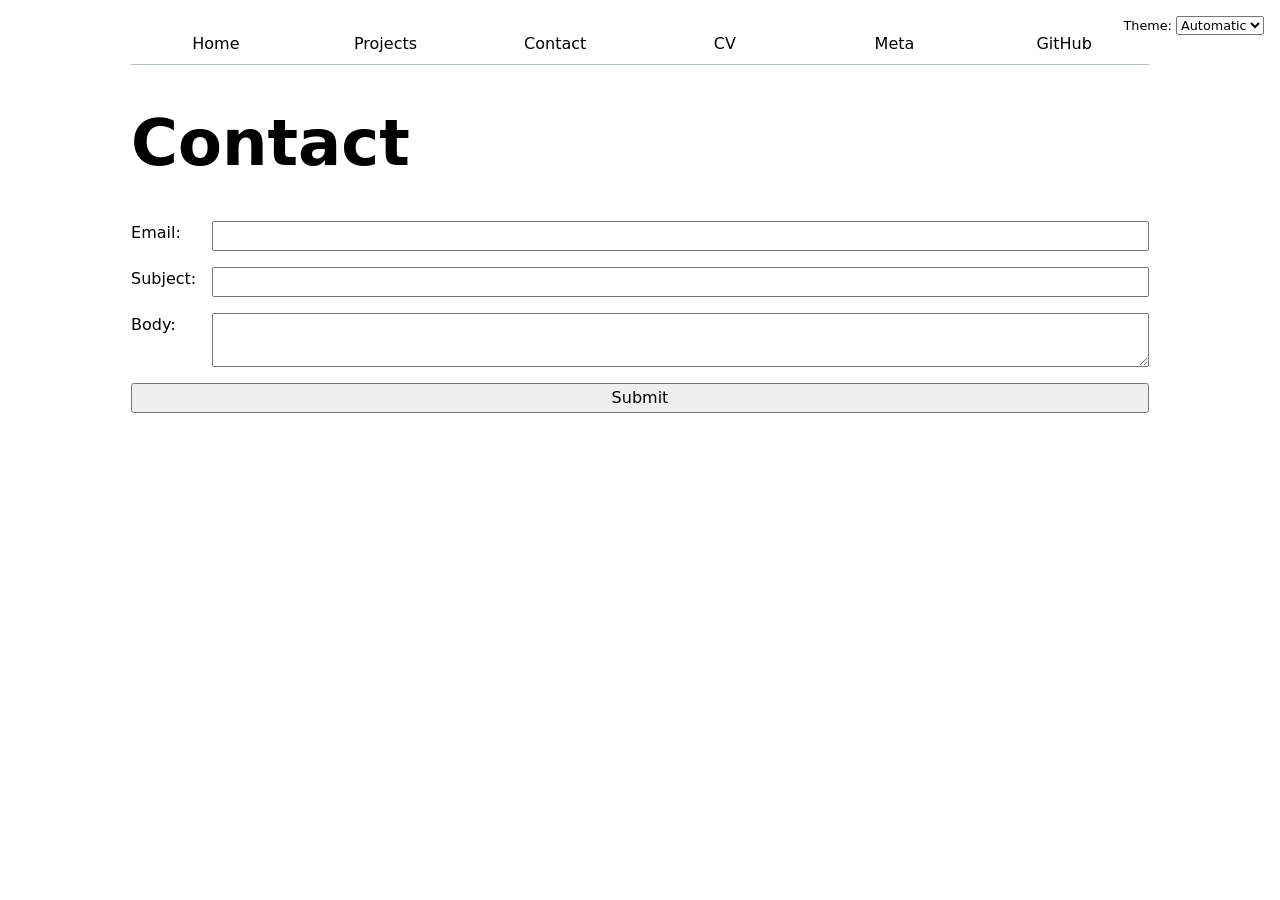
<file: contact/index.html>
<!DOCTYPE html>
<html lang="en">

<head>
    <script type="module" src="../global.js"></script>
    <meta charset="UTF-8">
    <meta name="viewport" content="width=device-width, initial-scale=1.0">
    <title>Contact</title>
    <link rel="stylesheet" href="../style.css">
</head>

<body>

    <h1>Contact</h1>
    <form action="mailto:eifranco@ucsd.edu"
        method="POST"
        enctype="text/plain">
        <label>
            Email:
            <input type="email" name="email">
        </label>

        <label>
            Subject:
            <input name = "subject">
        </label>

        <label>
            Body:
            <textarea name="body"> </textarea></label>
        <button>Submit</button>
    </form>

</body>

</html>
</file>
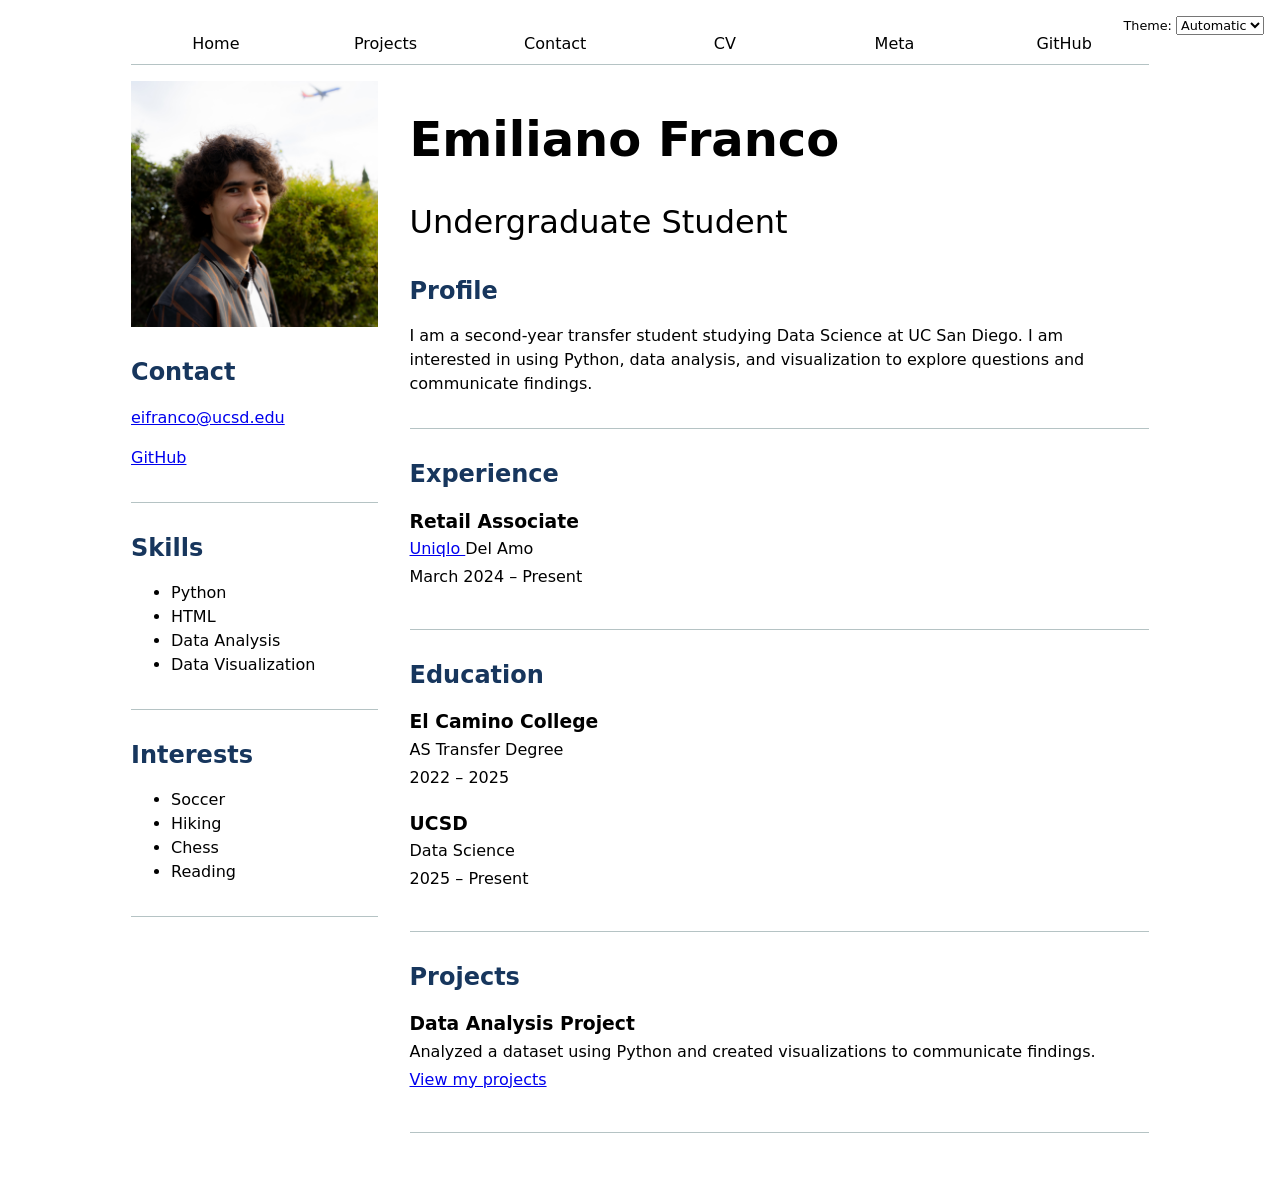
<file: cv/index.html>
<!DOCTYPE html>
<html lang="en">

<head>
    <script type="module" src="../global.js"></script>
    <meta charset="UTF-8">
    <meta name="viewport"
          content="width=device-width, initial-scale=1.0">

    <title>CV - Emiliano Franco</title>

    <link rel="stylesheet" href="../style.css">
</head>

<body class="cv">


    <div class="cv-layout">
  <aside class="cv-sidebar">
    <img
    class="cv-photo"
    src="../images/profile.JPG"
    alt="Emiliano Franco"
    >

    <section>
    <h2>Contact</h2>
    <p>
        <a href="mailto:eifranco@ucsd.edu">eifranco@ucsd.edu</a>
    </p>

    <p>
        <a href="https://github.com/eifranco" target="_blank">GitHub</a>
    </p>
    </section>

    <section>
      <h2>Skills</h2>

      <ul>
        <li>Python</li>
        <li>HTML</li>
        <li>Data Analysis</li>
        <li>Data Visualization</li>
      </ul>
    </section>
    <section>
        <h2>Interests</h2>

        <ul>
            <li>Soccer</li>
            <li>Hiking</li>
            <li>Chess</li>
            <li>Reading</li>
        </ul>
    </section>
  </aside>

  <main class="cv-main">
    <h1>Emiliano Franco</h1>
    <p class="cv-title">Undergraduate Student</p>
    <section>
        <h2>Profile</h2>

        <p>
            I am a second-year transfer student studying Data Science
            at UC San Diego. I am interested in using Python, data
            analysis, and visualization to explore questions and
            communicate findings.
        </p>
    </section>

    <section>
      <h2>Experience</h2>

      <article>
        <h3>Retail Associate</h3>

        <p>
          <a href="https://www.fastretailing.com/eng/" target="_blank">
            Uniqlo
          </a>
          Del Amo
        </p>

        <p>
          <time datetime="2024-03">March 2024</time>
          – Present
        </p>
      </article>
    </section>

    <section>
      <h2>Education</h2>

      <article>
        <h3>El Camino College</h3>
        <p>AS Transfer Degree</p>

        <p>
          <time datetime="2022">2022</time>
          –
          <time datetime="2025">2025</time>
        </p>
      </article>

      <article>
        <h3>UCSD</h3>
        <p>Data Science</p>

        <p>
          <time datetime="2025">2025</time>
          – Present
        </p>
      </article>
    </section>

    <section>
      <h2>Projects</h2>

      <article>
        <h3>Data Analysis Project</h3>

        <p>
          Analyzed a dataset using Python and created
          visualizations to communicate findings.
        </p>

        <p>
          <a href="../projects/">View my projects</a>
        </p>
      </article>
    </section>
  </main>
</div>
</body>

</html>
</file>
<file: style.css>
:root{
    --color-accent: oklch(65% 50% 0);
    accent-color: var(--color-accent);
    color-scheme: light dark;
}
body {
    font: 100% / 1.5 system-ui;
    max-width: 100ch;
    margin-inline: auto;
    padding: 1em;
}
nav{
    --border-color: oklch(50% 10% 200 / 40%);

    display:flex;
    margin-bottom: 1em;
    border-bottom-width: 1px;
    border-bottom-style: solid;
    border-bottom-color: var(--border-color);
}
nav a {
    flex: 1;
    text-decoration: none;
    color: inherit;
    text-align: center;
    padding: 0.5em;

}

nav a.current {
  border-bottom: 0.4em solid var(--border-color);
  padding-bottom: 0.1em;
}

nav a:hover {
  border-bottom: 0.4em solid var(--color-accent);
  padding-bottom: 0.1em;
  background-color: color-mix(in oklch, var(--color-accent), canvas 85%);
}

input,
textarea,
button,
select {
  font: inherit;
}

form {
  display: grid;
  grid-template-columns: auto 1fr;
  gap: 1em
}

form label {
  display: grid;
  grid-template-columns: subgrid;
  grid-column: 1 / -1;
}

form button {
  grid-column: 1 / -1;
}

.projects {
  display: grid;
  grid-template-columns: repeat(auto-fill, minmax(15em, 1fr));
  gap: 1em;
}
.projects article {
  display: grid;
  grid-template-rows: subgrid;
  grid-row: span 3;
}

.projects h2 {
  margin: 0;
}

h1 {
  font-size: 400%;
}

h1, h2, h3, h4, h5, h6 {
  line-height: 1.1;
  text-wrap: balance;
}

.cv section {
  margin-block: 2em;
  padding-bottom: 1em;
  border-bottom: 1px solid oklch(50% 10% 200 / 40%);}

.cv h2 {
  color: light-dark(#17365d, #a9c9f5);
  font-size: 1.5em;
}

.cv article {
  margin-block: 1.5em;
}

.cv article h3 {
  margin-bottom: 0.25em;
}

.cv article p {
  margin-block: 0.25em;
}

/* CV */
.cv-layout {
  display: grid;
  grid-template-columns: 1fr 3fr;
  gap: 2em;
}

.cv-photo {
  display: block;
  width: 100%;
  aspect-ratio: 1;
  object-fit: cover;
}

.cv-sidebar a {
  overflow-wrap: anywhere;
}

/* conditional rule if a certian px width or less*/
@media (max-width: 600px) {
  .cv-layout {
    grid-template-columns: 1fr;
  }

  .cv-photo {
    max-width: 15em;
  }
}

.cv-main h1 {
  font-size: 3em;
}

.cv-title {
  font-size: 2em;
}

.color-scheme {
  position: absolute;
  top: 1rem;
  right: 1rem;
  font-size: 80%;
}

#profile-stats dl {
  display: grid;
  grid-template-columns: repeat(4, 1fr);
  gap: 0.5em;
}

#profile-stats dt {
  grid-row: 1;
  text-align: center;
}

#profile-stats dd {
  grid-row: 2;
  margin: 0;
  text-align: center;
  font-size: 2em;
  font-weight: bold;
}

.project-year {
  color: color-mix(in oklch, canvastext 60%, canvas);
  font-family: Baskerville, serif;
  font-variant-numeric: oldstyle-nums;
}

#projects-plot {
  max-width: 20em;
  margin-block: 2em;
  overflow: visible;

  &:has(path:hover) {
    path:not(:hover) {
      opacity: 0.5;
    }
  }
}
path {
  transition: 300ms;
}

.selected {
  --color: oklch(60% 45% 0) !important;

  &:is(path) {
    fill: var(--color);
  }
}

path {
  transition: 300ms;
  cursor: pointer;
}

.legend {
  flex: 1;
  display: grid;
  grid-template-columns: repeat(auto-fill, minmax(9em, 1fr));
  gap: 1em;
  list-style: none;
  border: 1px solid color-mix(in oklch, canvastext 20%, canvas);
  padding: 1em;
  margin-block: 1em;
}

.legend-item {
  display: flex;
  align-items: center;
  gap: 0.5em;
}

.swatch {
  display: inline-block;
  width: 1em;
  aspect-ratio: 1 / 1;
  background-color: var(--color);
  border-radius: 0.2em;
  flex-shrink: 0;
}

.container {
  display: flex;
  align-items: center;
  gap: 2em;
  flex-wrap: wrap;
}

dl.stats {
  display: grid;
  grid-template-columns: repeat(5, 1fr);
  gap: 0.5em 1em;
}

.stats dt {
  grid-row: 1;
  color: gray;
  font-size: 0.9em;
}

.stats dd {
  grid-row: 2;
  margin: 0;
  font-size: 2em;
  font-weight: bold;
}

@media (max-width: 600px) {
  dl.stats {
    grid-template-columns: 1fr auto;
  }

  .stats dt,
  .stats dd {
    grid-row: auto;
  }
}

.gridlines line {
  stroke: currentColor;
  stroke-opacity: 0.1;
}

.gridlines path {
  display: none;
}

dl.info dt,
dl.info dd {
  margin: 0;
}

.tooltip {
  position: fixed;
  top: 1em;
  left: 1em;
  padding: 1em;
  background-color: color-mix(in oklch, canvas, transparent 10%);
  color: canvastext;
  border-radius: 0.5em;
  box-shadow: 0 0.2em 1em rgb(0 0 0 / 20%);
  backdrop-filter: blur(10px);
}

circle {
  transition: 200ms;
  transform-origin: center;
  transform-box: fill-box;
    @starting-style {
    r: 0;
  }
}

circle:hover {
  transform: scale(1.5);
}

dl.info {
  display: grid;
  grid-template-columns: auto 1fr;
  gap: 0.5em 1em;
  transition: opacity 500ms, visibility 500ms;
}

dl.info[hidden]:not(:hover, :focus-within) {
  opacity: 0;
  visibility: hidden;
}

/* Brush styling */
@keyframes marching-ants {
  to {
    stroke-dashoffset: -8;
  }
}

.selection {
  fill-opacity: 0.1;
  stroke: black;
  stroke-opacity: 0.7;
  stroke-dasharray: 5 3;
  animation: marching-ants 2s linear infinite;
}

/* Brushed circles */
circle.selected {
  fill: #ff6b6b;
}

.commit-filter label {
  display: flex;
  align-items: baseline;
  gap: 1em;
  flex-wrap: wrap;
}

#commit-progress {
  flex: 1;
}

#commit-time {
  margin-left: auto;
}

#files {
  display: grid;
  grid-template-columns: 1fr 4fr;

  > div {
    grid-column: 1 / -1;
    display: grid;
    grid-template-columns: subgrid;
  }

  dt {
    grid-column: 1;
  }

dd {
  grid-column: 2;
  display: flex;
  flex-wrap: wrap;
  align-items: start;
  align-content: start;
  gap: 0.15em;
  padding-top: 0.6em;
  margin-left: 0;
}
}

.loc {
  display: flex;
  width: 0.5em;
  aspect-ratio: 1;
  background: var(--color);
  border-radius: 50%;
}

#files dt small {
  display: block;
  font-size: 0.8em;
  opacity: 0.7;
}

#scrolly-1 {
  position: relative;
  display: flex;
  gap: 1rem;

  > * {
    flex: 1;
  }
}

#scatter-story {
  position: relative;
}

#scatter-plot {
  position: sticky;
  top: 0;
  left: 0;
  bottom: auto;
  height: 50vh;
}

#scatter-story .step {
  padding-bottom: 50vh;
}
</file>
